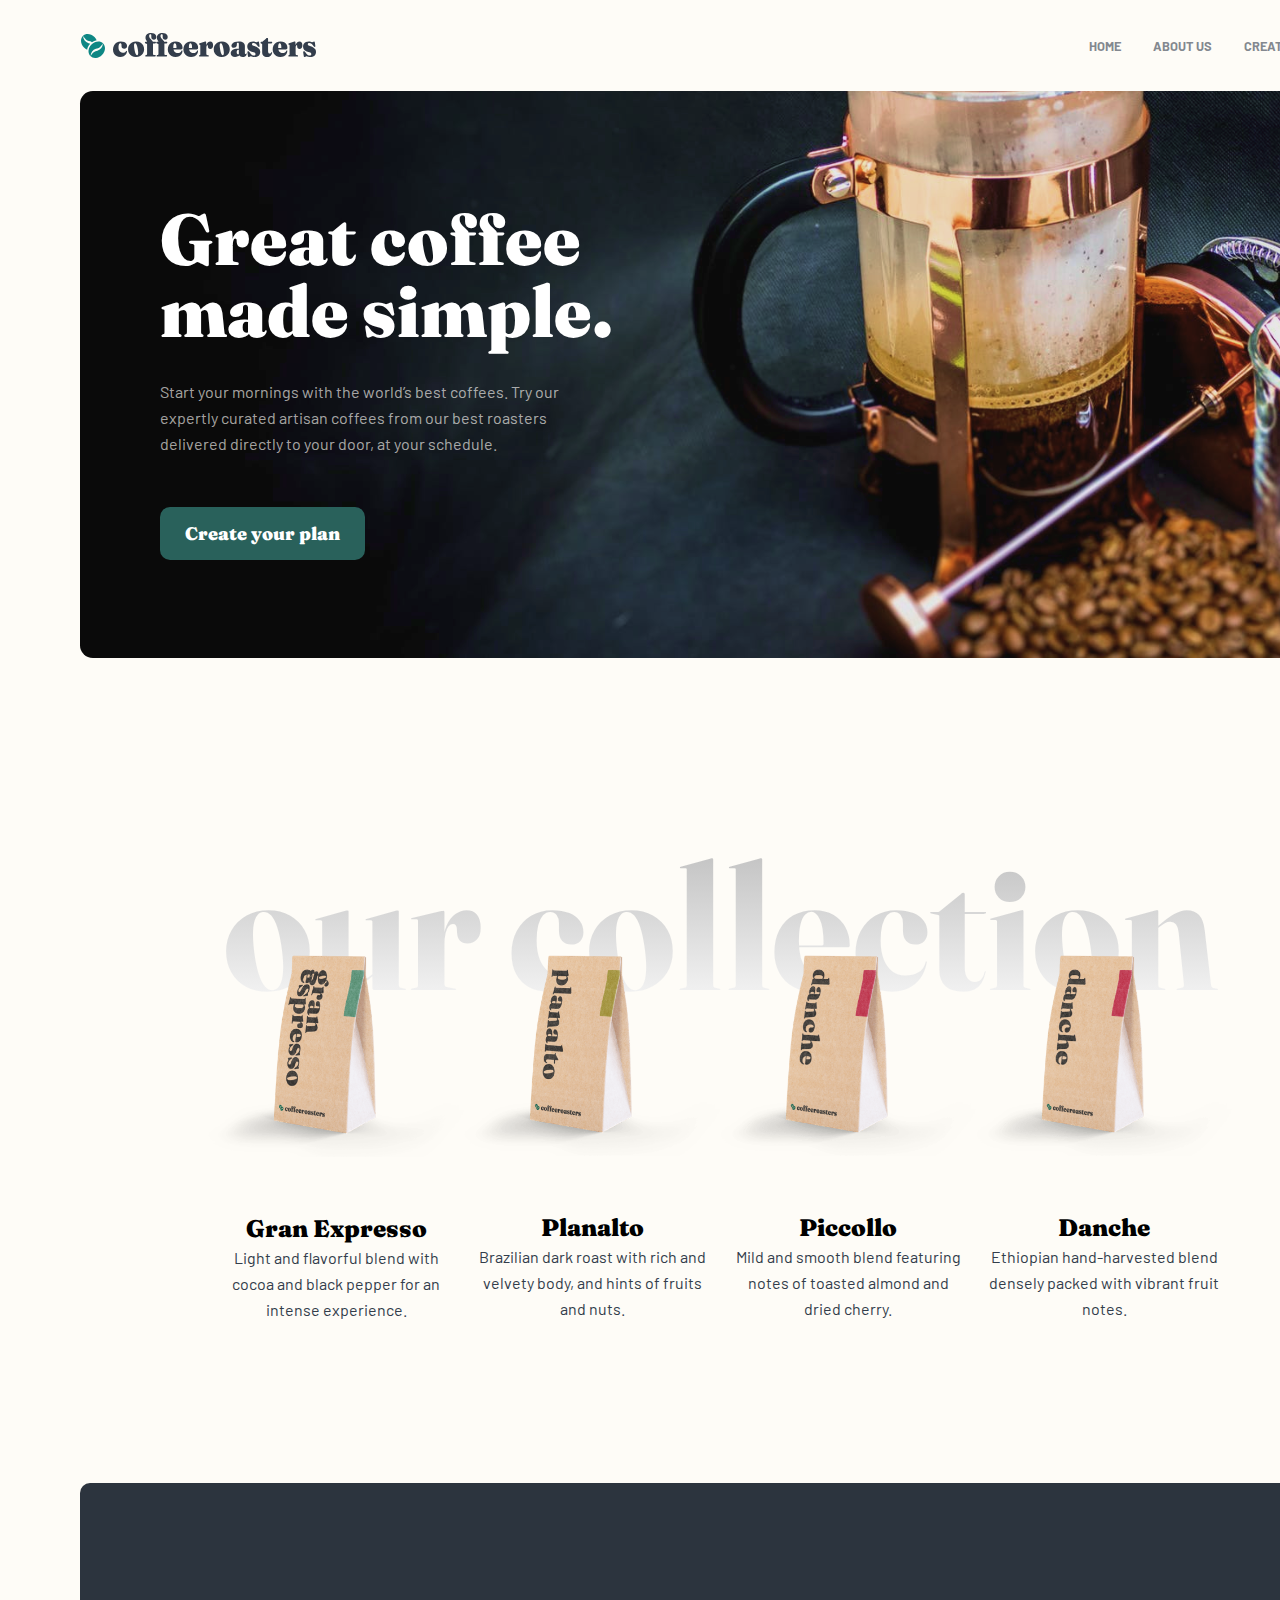
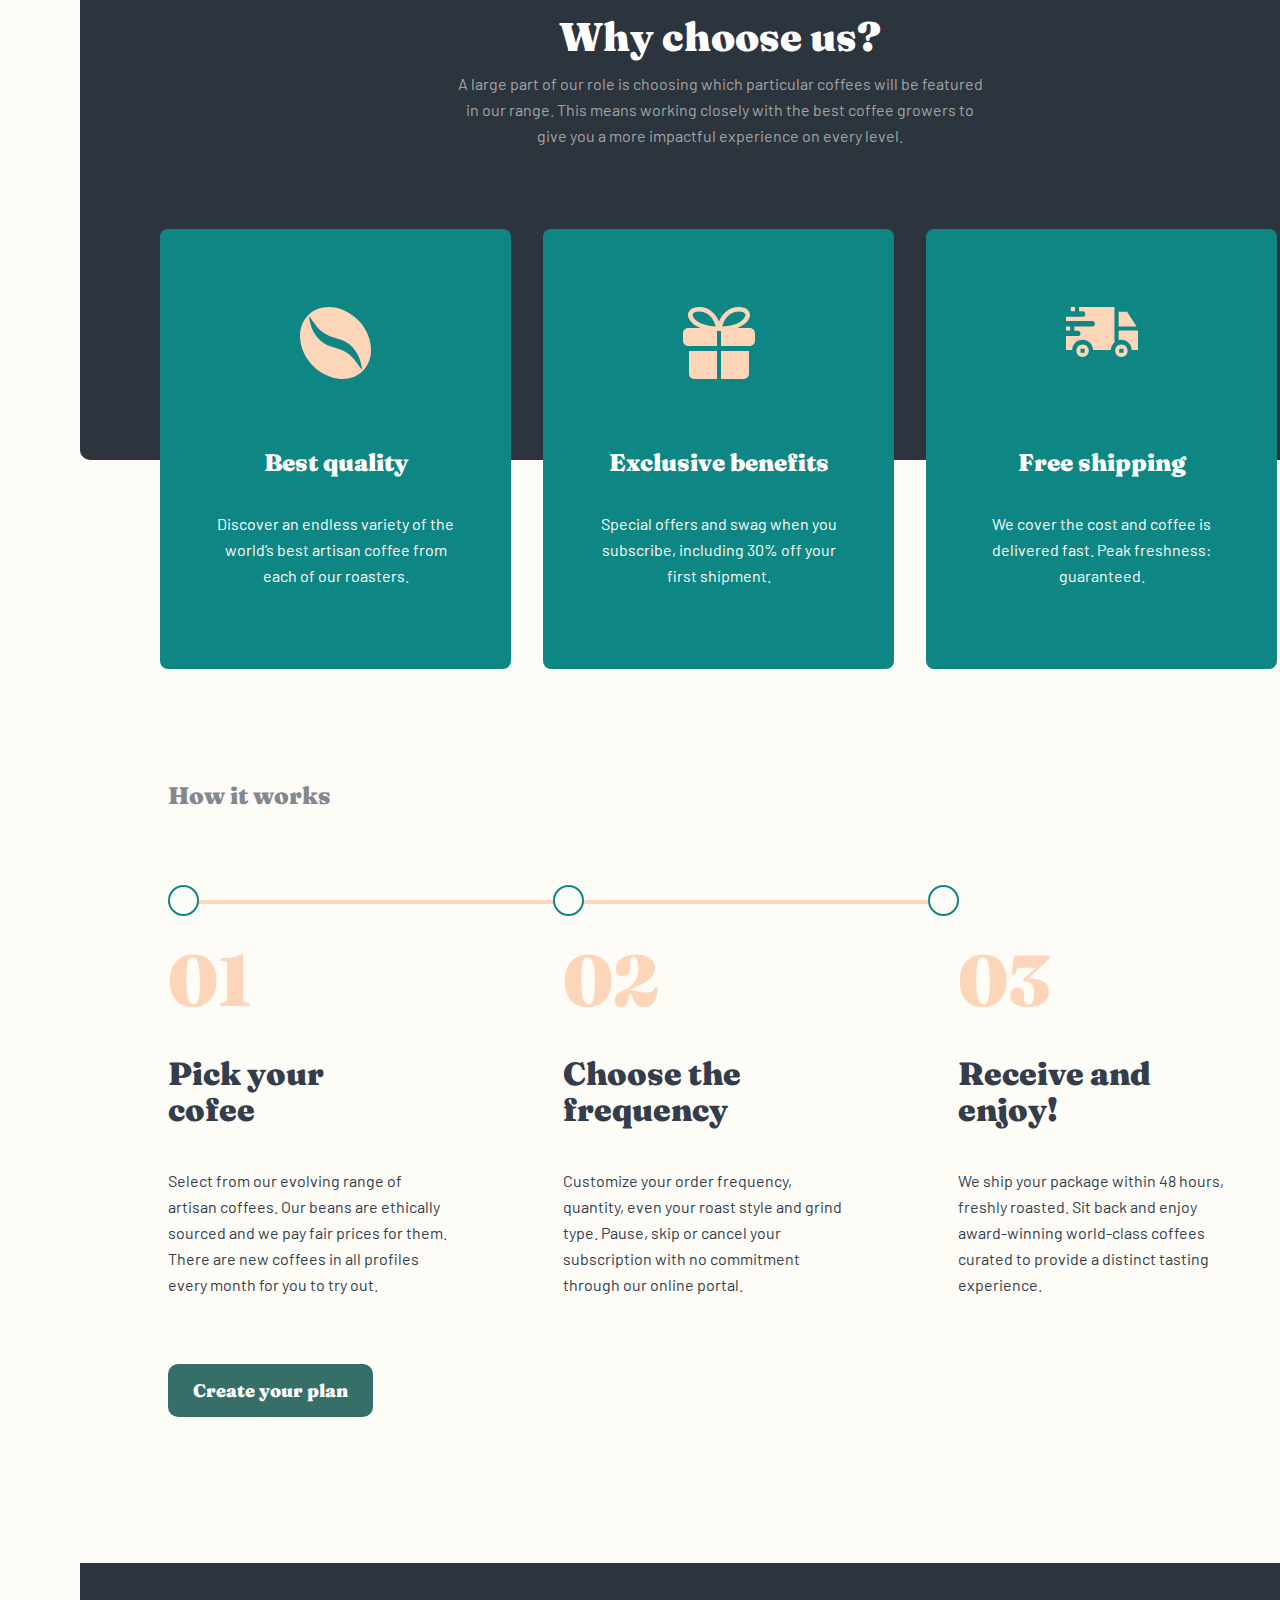
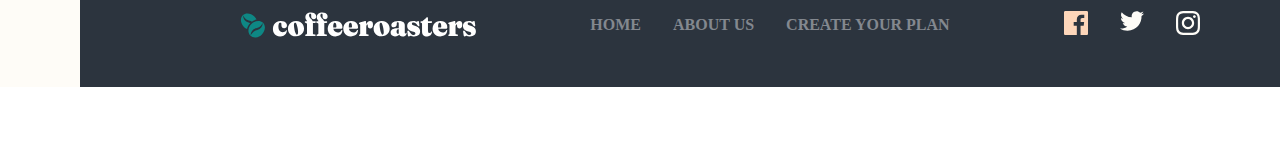
<file: index.html>
<!DOCTYPE html>
<html lang="en">

<head>
    <meta charset="UTF-8">
    <meta name="viewport" content="width=device-width, initial-scale=1.0">
    <meta name="auther" content="Temurbek Gulboyev Jo'rabekovich">
    <link rel="stylesheet" href="./style.css">
    <title>Coffeeroasters subscription site | Home</title>
</head>

<body>
    <header>
        <div class="container">
            <nav class="nav">
                <img src="./images/logo.svg" alt="logo">
                <ul class="links">
                    <li><a href="./index.html">HOME</a></li>
                    <li><a href="aboutus.html">ABOUT US</a></li>
                    <li><a href="./plan.html">CREATE YOUR PLAN</a></li>
                </ul>
            </nav>

            <div class="intro-bg">
                <div class="intro">
                    <h1 class="intro-title">Great coffee made simple.</h1>
                    <p class="intro-para">Start your mornings with the world’s best coffees. Try our expertly curated
                        artisan coffees from our best roasters delivered directly to your door, at your schedule.</p>
                    <a href="" class="btn">Create your plan</a>
                </div>
            </div>
            <div class="collection">
                <h1 class="collection-title">our collection</h1>
                <div class="collection-cards">
                    <div class="card collection-card">
                        <img src="./images/image-gran-espresso.png" alt="">
                        <div>
                            <h3>Gran Expresso</h3>
                            <p>Light and flavorful blend with cocoa and black pepper for an intense experience.</p>
                        </div>
                    </div>
                    <div class="card collection-card">
                        <img src="./images/image-planalto.png" alt="">
                        <div>
                            <h3>Planalto</h3>
                            <p>Brazilian dark roast with rich and velvety body, and hints of fruits and nuts.</p>
                        </div>
                    </div>                                               
                    <div class="card collection-card">
                        <img src="./images/image-danche.png" alt="">
                        <div>
                            <h3>Piccollo</h3>
                            <p>Mild and smooth blend featuring notes of toasted almond and dried cherry.</p>
                        </div>
                    </div>
                    <div class="card collection-card">
                        <img src="./images/image-danche.png" alt="">
                        <div>
                            <h3>Danche</h3>
                            <p>Ethiopian hand-harvested blend densely packed with vibrant fruit notes.</p>
                        </div>
                    </div>
                </div>
            </div>

            <div class="facilities">
                <div class="facility-intro">
                    <h3>Why choose us?</h3>
                    <p>
                        A large part of our role is choosing which particular coffees will be
                        featured in our range. This means working closely with the best coffee
                        growers to give you a more impactful experience on every level.
                    </p>
                </div>
                <div class="facility-cards">
                    <div class="card facility-card">
                        <div class="facility-img">
                            <img src="./images/icon1.svg" alt="">
                        </div>
                        <h3>Best quality</h3>
                        <p>
                            Discover an endless variety of the world’s best artisan coffee from
                            each of our roasters.
                        </p>
                    </div>
                    <div class="card facility-card">
                        <div class="facility-img">
                            <img src="./images/icon2.svg" alt="" />
                        </div>

                        <h3>Exclusive benefits</h3>
                        <p>
                            Special offers and swag when you subscribe, including 30% off your
                            first shipment.
                        </p>
                    </div>
                    <div class="card facility-card">
                        <div class="facility-img">
                            <img src="./images/icon3.svg" alt="" />
                        </div>

                        <h3>Free shipping</h3>
                        <p>
                            We cover the cost and coffee is delivered fast. Peak freshness:
                            guaranteed.
                        </p>
                    </div>
                </div>
            </div>
            <div class="procedure">
                <h3 class="procedure-title">How it works</h3>
                <div class="oval">
                    <img class="oval1" src="./images/Oval.svg" alt="">
                    <img class="oval2" src="./images/Oval.svg" alt="">
                    <img class="oval3" src="./images/Oval.svg" alt="">
                </div>
                <hr class="procedure-hr">
                <div class="bullets">
                    <div class="line">
                        <div class="bullet bullet-1"></div>
                        <div class="bullet bullet-2"></div>
                        <div class="bullet bullet-3"></div>
                    </div>
                </div>
                <div class="procedure1">
                    <div class="procedure-cards">
                        <div class="card procedure-card">
                            <h1>01</h1>
                            <h3>Pick your cofee</h3>
                            <p>
                                Select from our evolving range of artisan coffees. Our beans are
                                ethically sourced and we pay fair prices for them. There are new
                                coffees in all profiles every month for you to try out.
                            </p>
                        </div>
                    </div>
                    <div class="card procedure-card">    
                        <h1>02</h1>
                        <h3>Choose the frequency</h3>
                        <p>
                          Customize your order frequency, quantity, even your roast style and
                          grind type. Pause, skip or cancel your subscription with no
                          commitment through our online portal.
                        </p>
                    </div>
                    <div class="card procedure-card">
                        <h1>03</h1>
                        <h3>Receive and enjoy!</h3>
                        <p>
                          We ship your package within 48 hours, freshly roasted. Sit back and
                          enjoy award-winning world-class coffees curated to provide a
                          distinct tasting experience.
                        </p>
                    </div>
                </div>
                <a href="" class="btn1">Create your plan</a>
            </div>
            <div class="footer-bg">
                <div class="footer">
                  <img src="./images/Group 5.svg" alt="" />
                  <ul class="nav-links">
                    <li><a href="">HOME</a></li>
                    <li><a href="">ABOUT US</a></li>
                    <li><a href="">CREATE YOUR PLAN</a></li>
                  </ul>
          
                  <ul>
                    <li>
                      <a href=""
                        ><img src="./images/Path1.svg" alt=""
                      /></a>
                    </li>
                    <li>
                      <a href=""
                        ><img src="./images/Path2.svg" alt=""
                      /></a>
                    </li>
                    <li>
                      <a href=""
                        ><img src="./images/Path3.svg" alt=""
                      /></a>
                    </li>
                  </ul>
                </div>
            </div>
        </div>
    </header>
</body>

</html>
</file>
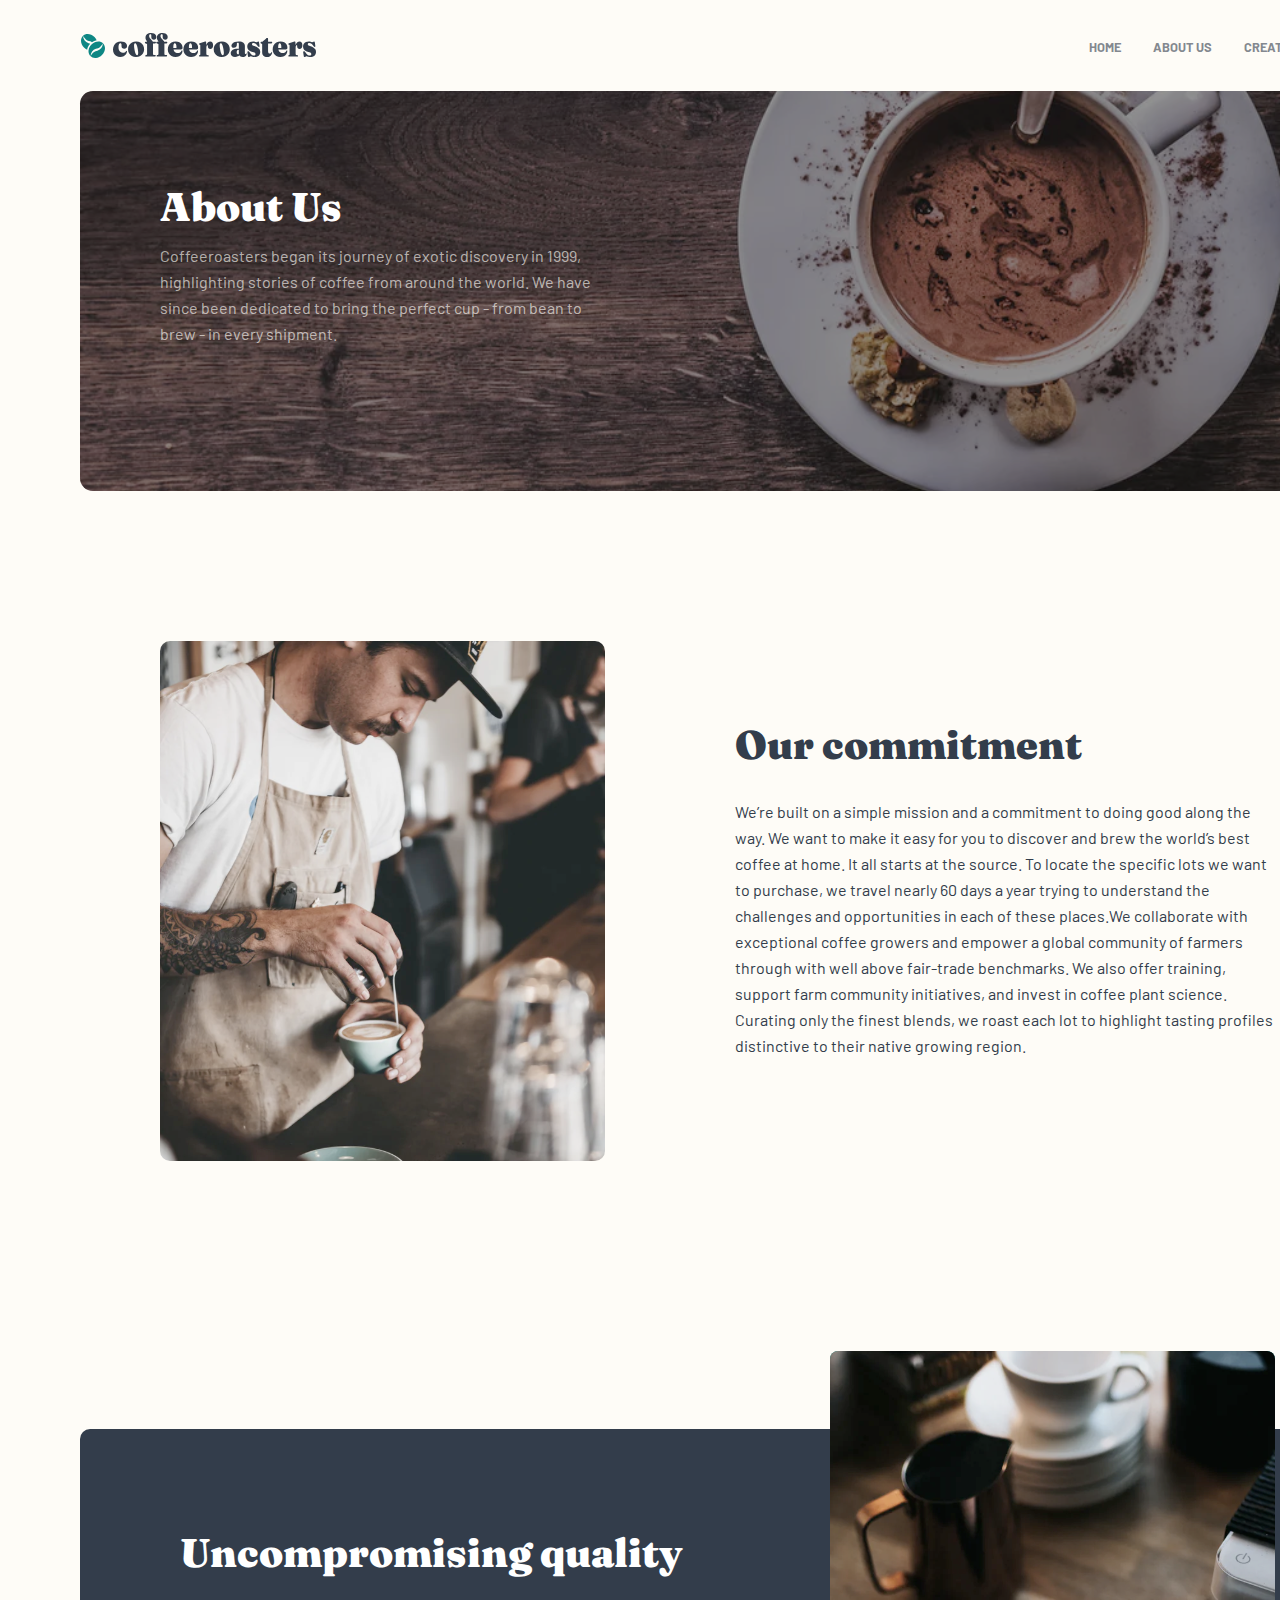
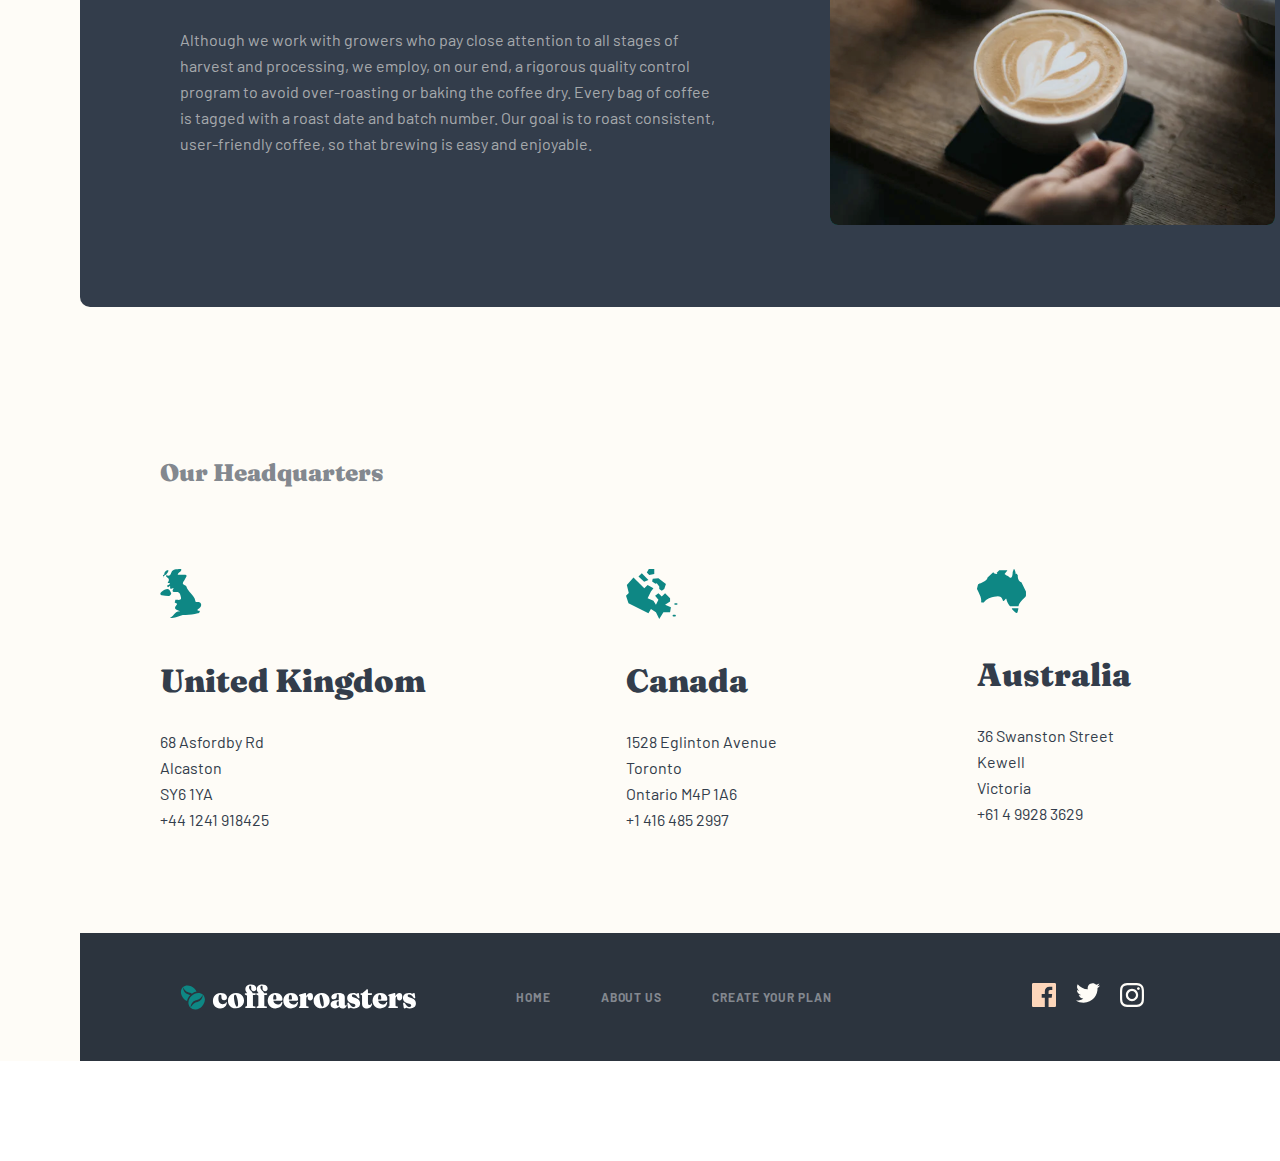
<file: aboutus.html>
<!DOCTYPE html>
<html lang="en">

<head>
    <meta charset="UTF-8">
    <meta name="viewport" content="width=device-width, initial-scale=1.0">
    <title>Coffeeroasters subscription site | About Us</title>
    <link rel="stylesheet" href="./aboutus.css">
</head>

<body>
    <header>
        <div class="container">
            <nav class="nav">
                <img src="./images/logo.svg" alt="logo">
                <ul class="nav__list">
                    <li><a href="index.html" class="nav__list__link">HOME</a></li>
                    <li><a href="aboutus.html" class="nav__list__link">ABOUT US</a></li>
                    <li><a href="" class="nav__list__link">CREATE YOUR PLAN</a></li>
                </ul>
            </nav>
            <div class="intro">
                <h1 class="intro__title">About Us</h1>
                <p class="intro__para">
                    Coffeeroasters began its journey of exotic discovery in 1999, highlighting stories of coffee from
                    around the world. We have since been dedicated to bring the perfect cup - from bean to brew - in
                    every shipment.
                </p>
            </div>
            <div class="commitment">
                <img class="commitment__img" src="./images/aboutus2 (2).svg" alt="">

                <div class="commitment__text">
                    <h1 class="commitment__text__title">Our commitment</h1>
                    <p class="commitment__text__para">
                        We’re built on a simple mission and a commitment to doing good along
                        the way. We want to make it easy for you to discover and brew the
                        world’s best coffee at home. It all starts at the source. To locate
                        the specific lots we want to purchase, we travel nearly 60 days a year
                        trying to understand the challenges and opportunities in each of these
                        places.We collaborate with exceptional coffee growers and empower a
                        global community of farmers through with well above fair-trade
                        benchmarks. We also offer training, support farm community
                        initiatives, and invest in coffee plant science. Curating only the
                        finest blends, we roast each lot to highlight tasting profiles
                        distinctive to their native growing region.
                    </p>
                </div>
            </div>
            <div class="quality">
                <img src="./images/aboutus3.svg" alt="" class="quality__img" />
                <div class="quality__text">
                    <h1 class="quality__text__title">Uncompromising quality</h1>
                    <p class="quality__text__para">
                        Although we work with growers who pay close attention to all stages of
                        harvest and processing, we employ, on our end, a rigorous quality
                        control program to avoid over-roasting or baking the coffee dry. Every
                        bag of coffee is tagged with a roast date and batch number. Our goal
                        is to roast consistent, user-friendly coffee, so that brewing is easy
                        and enjoyable.
                    </p>
                </div>
            </div>
            <div class="headquarter">
                <h1 class="headquarter__title">Our Headquarters</h1>
                <div class="headquarter__headquarters">
                    <div class="headquarter__headquarters__h1">
                        <img src="./images/about_1_1.svg" alt="" />
                        <h3 class="country">United Kingdom</h3>
                        <p class="address">68 Asfordby Rd</p>
                        <p class="address">Alcaston</p>
                        <p class="address">SY6 1YA</p>
                        <p class="address">+44 1241 918425</p>
                    </div>
                    <div class="headquarter__headquarters__h1">
                        <img src="./images/about_1_2.svg" alt="" />
                        <h3 class="country">Canada</h3>
                        <p class="address">1528 Eglinton Avenue</p>
                        <p class="address">Toronto</p>
                        <p class="address">Ontario M4P 1A6</p>
                        <p class="address">+1 416 485 2997</p>
                    </div>
                    <div class="headquarter__headquarter__h1">
                        <img src="./images/about__1__3.svg" alt="" />
                        <h3 class="country">Australia</h3>
                        <p class="address">36 Swanston Street</p>
                        <p class="address">Kewell</p>
                        <p class="address">Victoria</p>
                        <p class="address">+61 4 9928 3629</p>
                    </div>
                </div>
            </div>
            <div class="footer">
                <div class="footer__1">
                    <img src="./images/Group 5.svg" alt="" />
                    <ul class="nav_link">
                        <li><a class="nav_links" href="index.html">HOME</a></li>
                        <li><a class="nav_links" href="aboutus.html">ABOUT US</a></li>
                        <li><a class="nav_links" href="">CREATE YOUR PLAN</a></li>
                    </ul>

                    <ul class="footer_link">
                        <li>
                            <a href=""><img src="./images/Path1.svg" alt="" /></a>
                        </li>
                        <li>
                            <a href=""><img src="./images/Path2.svg" alt="" /></a>
                        </li>
                        <li>
                            <a href=""><img src="./images/Path3.svg" alt="" /></a>
                        </li>
                    </ul>
                </div>
            </div>
        </div>
    </header>
</body>

</html>
</file>
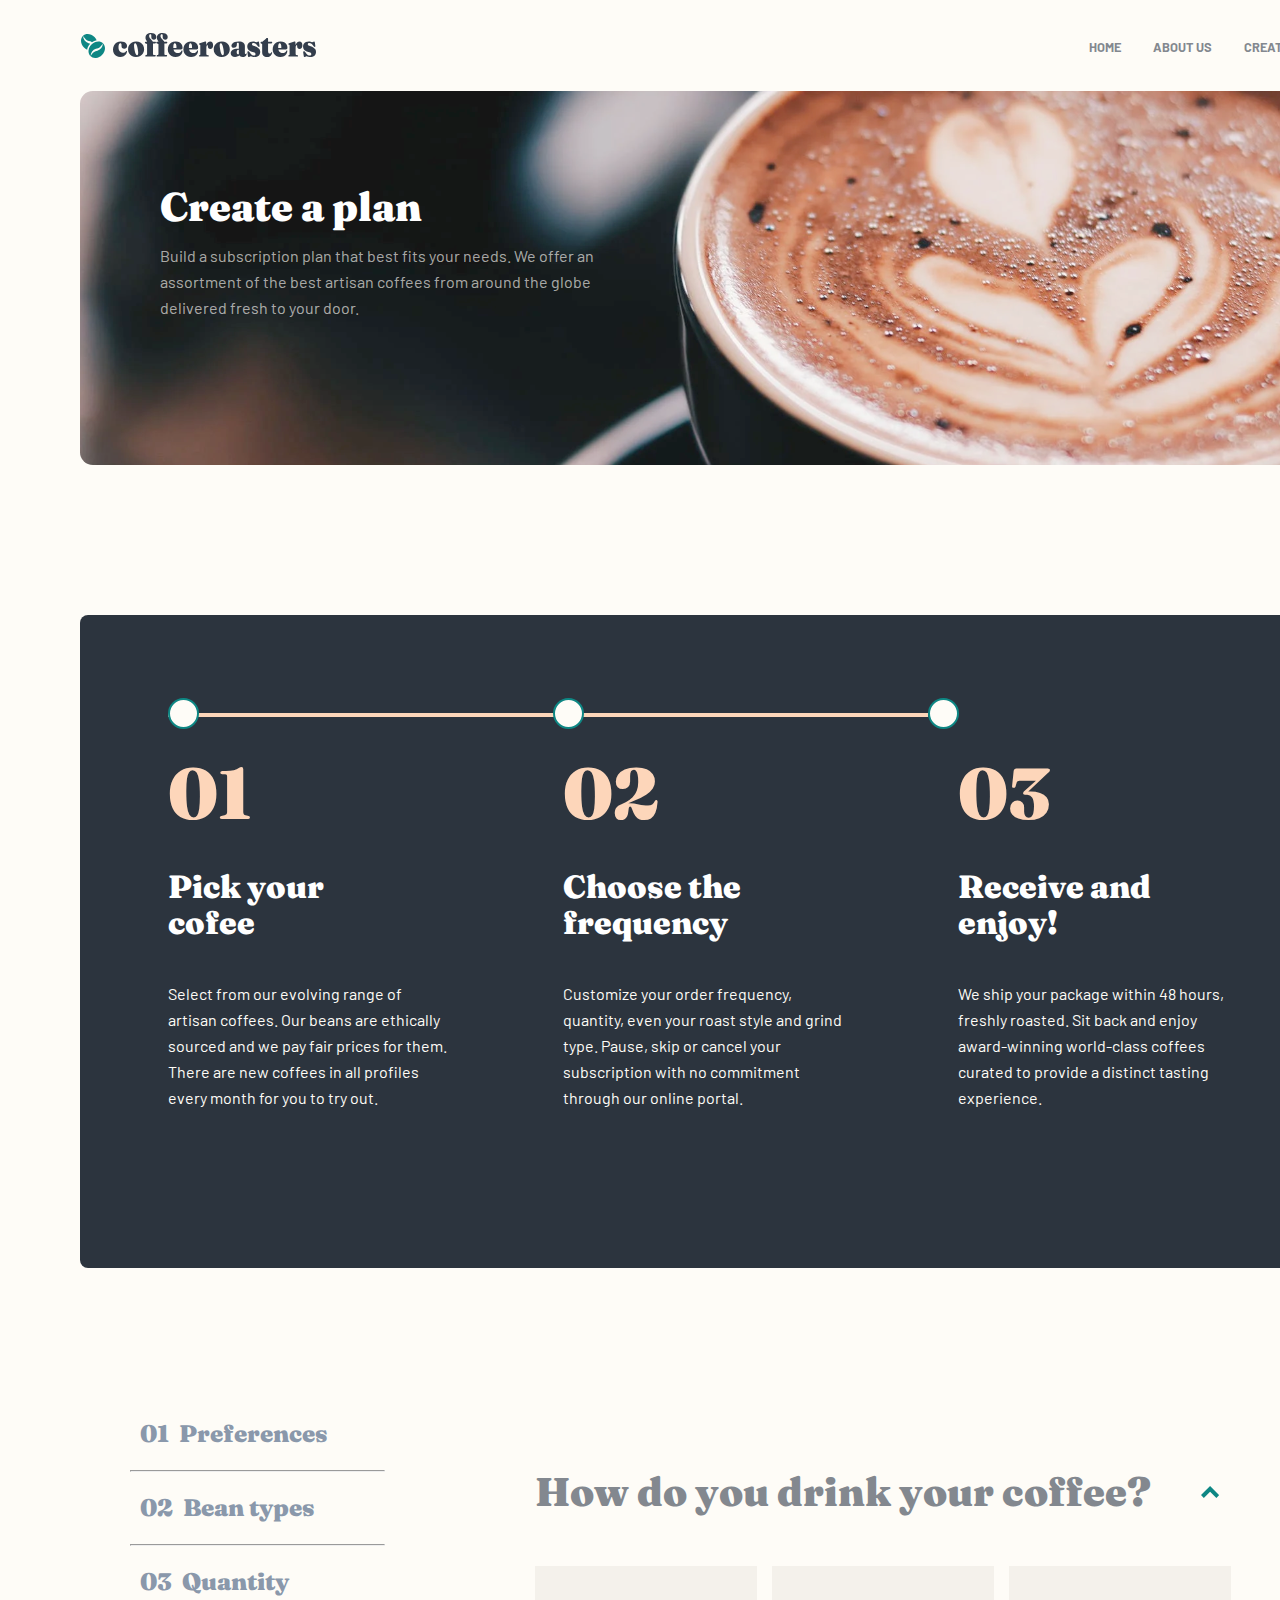
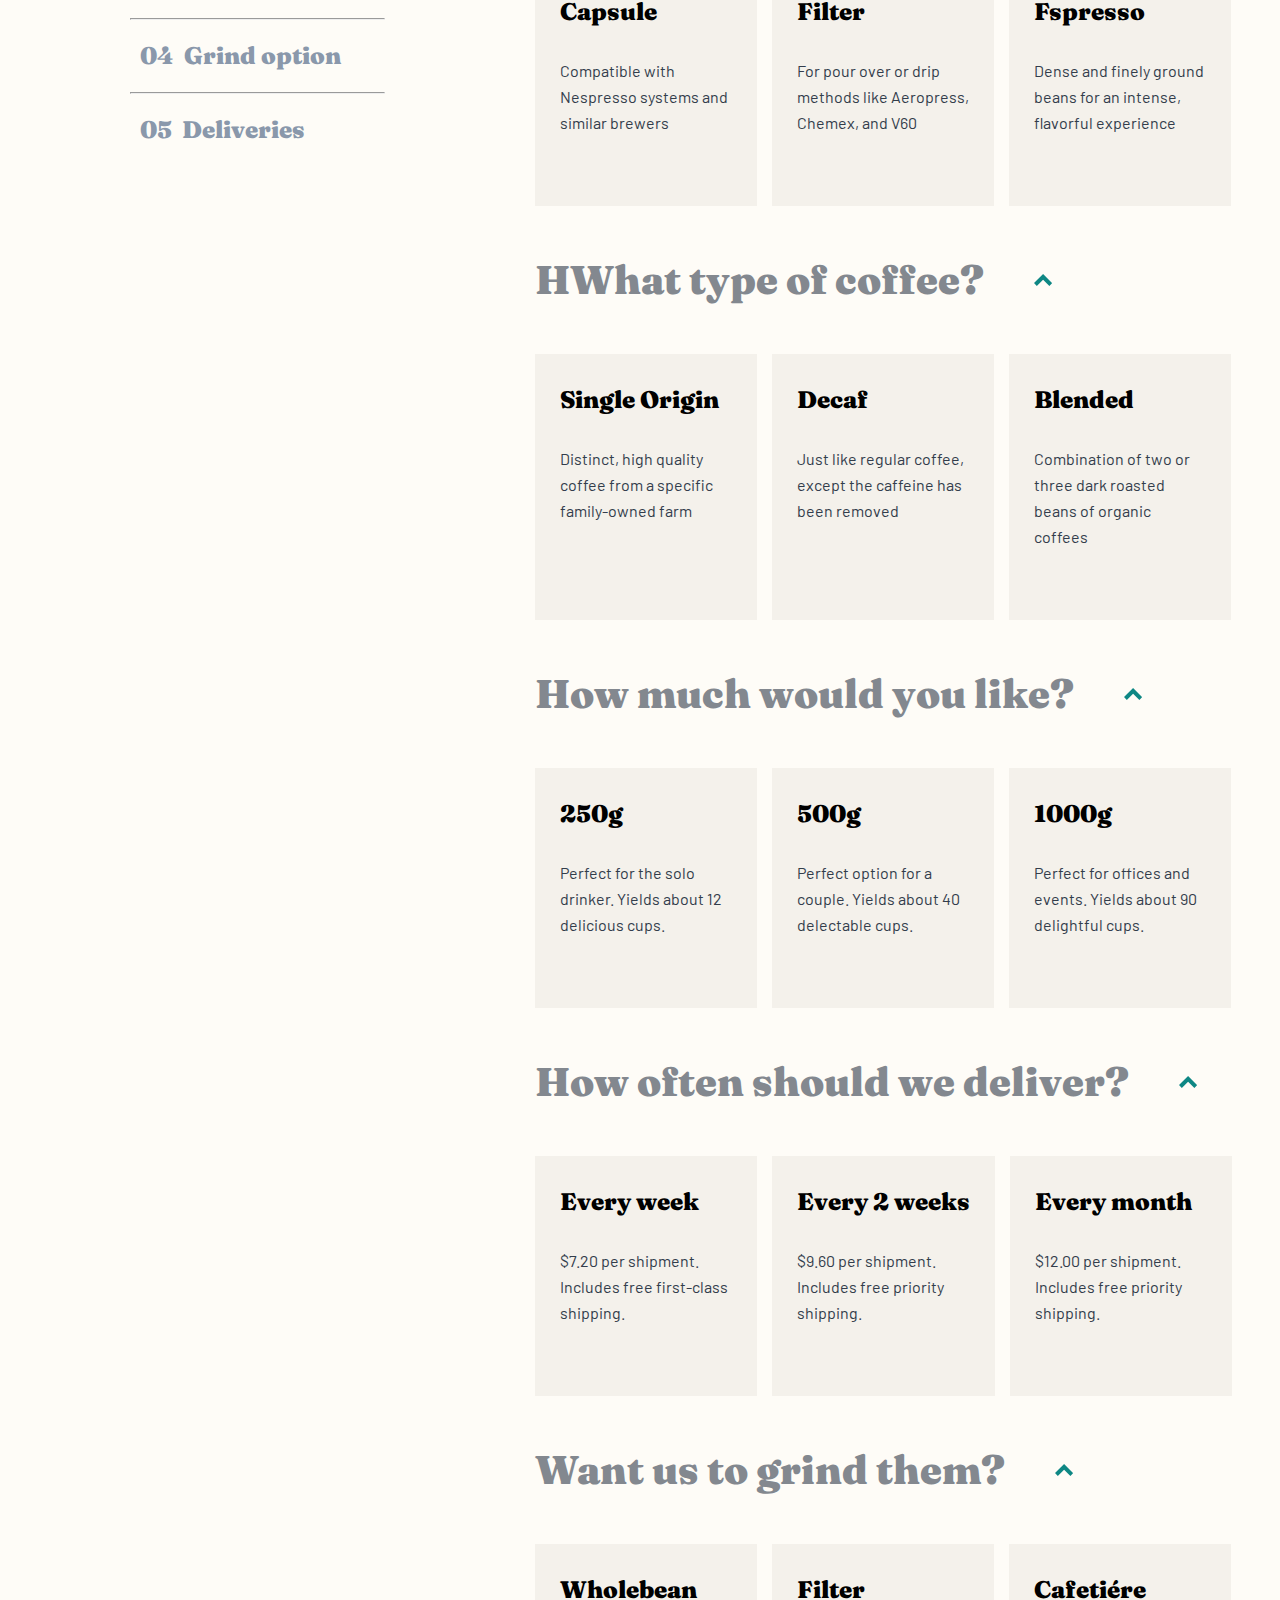
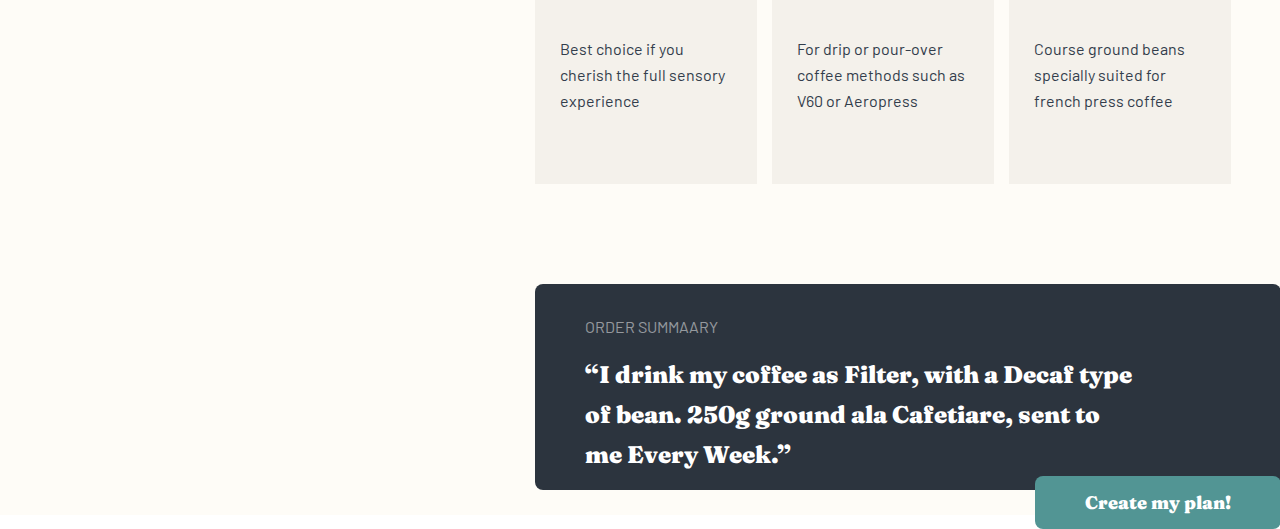
<file: plan.html>
<!DOCTYPE html>
<html lang="en">

<head>
    <meta charset="UTF-8">
    <meta name="viewport" content="width=device-width, initial-scale=1.0">
    <title>Document</title>
    <link rel="stylesheet" href="./plan.css">
</head>

<body>
    <div class="header">
        <div class="container">
            <nav class="nav">
                <img src="./images/logo.svg" alt="logo">
                <ul class="nav__list">
                    <li><a href="index.html" class="nav__list__link">HOME</a></li>
                    <li><a href="aboutus.html" class="nav__list__link">ABOUT US</a></li>
                    <li><a href="" class="nav__list__link">CREATE YOUR PLAN</a></li>
                </ul>
            </nav>
            <div class="intro">
                <h1 class="intro__title">Create a plan</h1>
                <p class="intro__para">
                    Build a subscription plan that best fits your needs. We offer an assortment of the best artisan
                    coffees from around the globe delivered fresh to your door.
                </p>
            </div>
            <div class="procedure">
                <div class="oval">
                    <img class="oval1" src="./images/Oval.svg" alt="">
                    <img class="oval2" src="./images/Oval.svg" alt="">
                    <img class="oval3" src="./images/Oval.svg" alt="">
                </div>
                <hr class="procedure-hr">
                <div class="bullets">
                    <div class="line">
                        <div class="bullet bullet-1"></div>
                        <div class="bullet bullet-2"></div>
                        <div class="bullet bullet-3"></div>
                    </div>
                </div>
                <div class="procedure1">
                    <div class="procedure-cards">
                        <div class="card procedure-card">
                            <h1>01</h1>
                            <h3>Pick your cofee</h3>
                            <p>
                                Select from our evolving range of artisan coffees. Our beans are
                                ethically sourced and we pay fair prices for them. There are new
                                coffees in all profiles every month for you to try out.
                            </p>
                        </div>
                    </div>
                    <div class="card procedure-card">
                        <h1>02</h1>
                        <h3>Choose the frequency</h3>
                        <p>
                            Customize your order frequency, quantity, even your roast style and
                            grind type. Pause, skip or cancel your subscription with no
                            commitment through our online portal.
                        </p>
                    </div>
                    <div class="card procedure-card">
                        <h1>03</h1>
                        <h3>Receive and enjoy!</h3>
                        <p>
                            We ship your package within 48 hours, freshly roasted. Sit back and
                            enjoy award-winning world-class coffees curated to provide a
                            distinct tasting experience.
                        </p>
                    </div>
                </div>
            </div>
            <div class="selection">
                <div class="choose">
                    <ul>
                        <li><a href="" class="order-step"><span>01</span><span>Preferences</span></a></li>
                        <hr class="hr-choose">
                        <li><a href="" class="order-step"><span>02</span><span>Bean types</span></a></li>
                        <hr class="hr-choose">
                        <li><a href="" class="order-step"><span>03</span><span>Quantity</span></a></li>
                        <hr class="hr-choose">
                        <li><a href="" class="order-step"><span>04</span><span>Grind option</span></a></li>
                        <hr class="hr-choose">
                        <li><a href="" class="order-step"><span>05</span><span>Deliveries</span></a></li>
                    </ul>
                </div>
                <div class="order11">
                    <div class="main-order">
                        <div class="order-option-title">
                            <h3>How do you drink your coffee?</h3><img src="./images/toggeler.svg" alt="">
                        </div>
                        <div class="order-cards">
                            <div class="order-card">
                                <h3>Capsule</h3>
                                <p>Compatible with Nespresso systems and similar brewers</p>
                            </div>
                            <div class="order-card">
                                <h3>Filter</h3>
                                <p>For pour over or drip methods like Aeropress, Chemex, and V60</p>
                            </div>
                            <div class="order-card">
                                <h3>Fspresso</h3>
                                <p>Dense and finely ground beans for an intense, flavorful
                                experience</p>
                            </div>
                        </div>
                    </div>
                    <div class="main-order">
                        <div class="order-option-title">
                            <h3>HWhat type of coffee?</h3><img src="./images/toggeler.svg" alt="">
                        </div>
                        <div class="order-cards">
                            <div class="order-card">
                                <h3>Single Origin</h3>
                                <p>Distinct, high quality coffee from a specific family-owned farm</p>
                            </div>
                            <div class="order-card">
                                <h3>Decaf</h3>
                                <p>Just like regular coffee, except the caffeine has been removed</p>
                            </div>
                            <div class="order-card">
                                <h3>Blended</h3>
                                <p>Combination of two or three dark roasted beans of organic coffees</p>
                            </div>
                        </div>
                    </div>
                    <div class="main-order">
                        <div class="order-option-title">
                            <h3>How much would you like?</h3><img src="./images/toggeler.svg" alt="">
                        </div>
                        <div class="order-cards">
                            <div class="order-card">
                                <h3>250g</h3>
                                <p>Perfect for the solo drinker. Yields about 12 delicious cups.</p>
                            </div>
                            <div class="order-card">
                                <h3>500g</h3>
                                <p>Perfect option for a couple. Yields about 40 delectable cups.</p>
                            </div>
                            <div class="order-card">
                                <h3>1000g</h3>
                                <p>Perfect for offices and events. Yields about 90 delightful cups.</p>
                            </div>
                        </div>
                    </div>
                    <div class="main-order">
                        <div class="order-option-title">
                            <h3>How often should we deliver?</h3><img src="./images/toggeler.svg" alt="">
                        </div>
                        <div class="order-cards">
                            <div class="order-card">
                                <h3>Every week</h3>
                                <p>$7.20 per shipment. Includes free first-class shipping.</p>
                            </div>
                            <div class="order-card">
                                <h3>Every 2 weeks</h3>
                                <p>$9.60 per shipment. Includes free priority shipping.</p>
                            </div>
                            <div class="order-card">
                                <h3>Every month</h3>
                                <p>$12.00 per shipment. Includes free priority shipping.</p>
                            </div>
                        </div>
                    </div>
                    <div class="main-order">
                        <div class="order-option-title">
                            <h3>Want us to grind them?</h3><img src="./images/toggeler.svg" alt="">
                        </div>
                        <div class="order-cards">
                            <div class="order-card">
                                <h3>Wholebean</h3>
                                <p>Best choice if you cherish the full sensory experience</p>
                            </div>
                            <div class="order-card">
                                <h3>Filter</h3>
                                <p>For drip or pour-over coffee methods such as V60 or Aeropress</p>
                            </div>
                            <div class="order-card">
                                <h3>Cafetiére</h3>
                                <p>Course ground beans specially suited for french press coffee</p>
                            </div>
                        </div>
                        <div class="order-summary">
                            <p>ORDER SUMMAARY</p>
                            <h3>“I drink my coffee as Filter, with a Decaf type of bean. 250g ground ala Cafetiare, sent to me Every Week.”</h3>
                        </div>
                        <a class="link-btn" href="plan.html">Create my plan!</a>
                    </div>
                </div>
            </div>
        </div>
    </div>
</body>

</html>
</file>
<file: style.css>
@import url('https://fonts.googleapis.com/css2?family=Barlow:ital,wght@0,100;0,200;0,300;0,400;0,500;0,600;0,700;0,800;0,900;1,100;1,200;1,300;1,400;1,500;1,600;1,700;1,800;1,900&display=swap');
@import url('https://fonts.googleapis.com/css2?family=Barlow:ital,wght@0,100;0,200;0,300;0,400;0,500;0,600;0,700;0,800;0,900;1,100;1,200;1,300;1,400;1,500;1,600;1,700;1,800;1,900&family=Fraunces:ital,opsz,wght@0,9..144,100..900;1,9..144,100..900&display=swap');

* {
    margin: 0;
    padding: 0;
    box-sizing: border-box;
    list-style-type: none;
    text-decoration: none;
}

.container {
    padding-left: 80px;
    padding-right: 80px;
    width: 1440px;
    margin: 0 auto;
    background-color: rgba(254, 252, 247, 1);
}

nav {
    width: 100%;
    z-index: 3;
    background-color: #fff;
    background-color: rgba(254, 252, 247, 1);
}

.nav {
    padding: 2rem 0;
    display: flex;
    justify-content: space-between;
    align-items: center;
}

.links {
    font-family: "Barlow";
    display: flex;
}

.links li {
    margin-left: 2rem;
    font-size: 0.8rem;
    font-weight: 700;
}

.links a {
    color: rgba(131, 136, 143, 1);
    border-radius: 0.3rem;
    transition: all 0.3s ease-in-out;
}

.links a:hover {
    padding: 0.7rem 1.5rem;
    color: black;
    background-color: rgb(251, 220, 174);
}

.intro-bg {
    background-image: url(./images/Bitmap.svg);
    background-size: cover;
    background-repeat: no-repeat;
    width: 100%;
    padding: 7rem 5rem;
    display: flex;
    align-items: center;
    border-radius: 0.8rem;
    overflow: hidden;
}

.intro-title {
    font-family: "Fraunces";
    width: 493px;
    color: #ffff;
    font-size: 72px;
    font-weight: 900;
    line-height: 72px;
    text-align: left;
    margin-bottom: 32px;
}

.intro-para {
    font-family: Barlow;
    font-size: 16px;
    font-weight: 400;
    line-height: 26px;
    text-align: left;
    color: rgba(254, 252, 247, 0.651);
    margin-bottom: 64px;
    width: 440px;
}

.btn {
    font-family: "Fraunces";
    font-size: 18px;
    font-weight: 900;
    line-height: 25px;
    text-align: center;
    color: #fff;
    padding: 15px 25px;
    background-color: rgba(43, 102, 96, 0.949);
    border-radius: 10px;
    transition: all 0.3s ease-in-out;
}

.btn:hover {
    font-family: "Fraunces";
    font-size: 18px;
    font-weight: 900;
    line-height: 25px;
    text-align: center;
    color: black;
    padding: 15px 25px;
    background-color: rgba(253, 215, 165, 0.84);
    border-radius: 10px;
}

.collection {
    width: 100%;
    padding: 10rem 0;
    display: flex;
    flex-direction: column;
}

.collection-title {
    font-family: "Fraunces";
    background-image: linear-gradient(to bottom, rgb(184, 184, 184), white);
    background-clip: transparent;
    text-align: center;
    font-size: 11rem;
    word-wrap: break-word;
    -webkit-text-fill-color: transparent;
    -webkit-background-clip: text;
}

.collection-cards {
    margin: 0 auto;
    margin-top: -5rem;
    display: grid;
    grid-template-columns: repeat(4, 1fr);
    gap: 1rem;
}

.collection-card {
    display: flex;
    flex-direction: column;
    align-items: center;
    width: 15rem;
    text-align: center;
    margin: 0 auto;
}

.collection-card img {
    width: 256px;
    margin-bottom: 3.5rem;
}

.collection-card h3 {
    color: black;
    font-family: "Fraunces";
    font-size: 24px;
    font-weight: 900;
    line-height: 32px;
    text-align: center;
}

.collection-card p {
    color: rgba(51, 61, 75, 1);
    font-family: "Barlow";
    font-size: 16px;
    font-weight: 400;
    line-height: 26px;
    text-align: center;
}

.facilities {
    height: 577px;
    background-color: rgba(44, 52, 62, 1);
    width: 100%;
    margin-bottom: 10rem;
    display: flex;
    flex-direction: column;
    border-radius: 10px;
}

.facility-intro {
    position: relative;
    width: 100%;
    padding: 5rem;
    padding-top: 130px;
    display: flex;
    align-items: center;
    flex-direction: column;
    text-align: center;
    border-radius: 0.5rem;
}

.facility-bacground {
    position: absolute;
    top: 0;
    bottom: 0;
    width: 100%;
    height: max(150%, 30rem);
    border-radius: 0.5rem;
    z-index: -1;
}

.facility-intro h3 {
    color: #fff;
    font-family: "Fraunces";
    font-size: 40px;
    font-weight: 900;
    line-height: 48px;
    text-align: center;
}

.facility-intro p {
    margin-top: 10px;
    color: rgba(254, 252, 247, 0.567);
    width: 525px;
    font-family: "Barlow";
    font-size: 16px;
    font-weight: 400;
    line-height: 26px;
    text-align: center;
}

.facility-cards {
    margin: 0 auto;
    display: flex;
    width: 70rem;
    gap: 2rem;
}

.facility-card {
    background-color: rgba(14, 135, 132, 1);
    padding: 3rem;
    text-align: center;
    display: flex;
    flex-direction: column;
    justify-content: center;
    align-items: center;
    border-radius: 0.5rem;
}

.facility-cards * {
    margin-bottom: 2rem;
}

.facility-img {
    height: 50%;
}

.facility-card h3 {
    font-family: "Fraunces";
    font-size: 24px;
    font-weight: 900;
    line-height: 32px;
    text-align: center;
    color: #fff;
}

.facility-card p {
    width: 255px;
    font-family: "Barlow";
    font-size: 16px;
    font-weight: 400;
    line-height: 26px;
    text-align: center;
    color: rgba(254, 252, 247, 1);
}

.facility-img {
    padding-top: 30px;
}

.procedure {
    width: 100%;
    padding: 10rem 5.5rem;
    border-radius: 0.5rem;
}

.procedure-cards {
    margin: 0;
}

.bullet {
    background-color: auto;
}

.procedure-card h3 {
    font-family: "Fraunces";
    font-size: 32px;
    font-weight: 900;
    line-height: 36px;
    text-align: left;
    color: rgba(51, 61, 75, 1);
    width: 200px;
    margin-top: 40px;
}

.procedure-card p {
    font-family: "Barlow";
    font-size: 16px;
    font-weight: 400;
    line-height: 26px;
    text-align: left;
    color: rgba(51, 61, 75, 1);
    width: 285px;
    margin-top: 40px;
    margin-bottom: 80px;
}

.procedure1 {
    display: flex;
    gap: 110px;
}

.procedure-card h1 {
    font-family: "Fraunces";
    font-size: 72px;
    font-weight: 900;
    line-height: 72px;
    text-align: left;
    color: rgba(253, 214, 186, 1);
}

.btn1 {
    font-family: "Fraunces";
    font-size: 18px;
    font-weight: 900;
    line-height: 25px;
    text-align: center;
    color: #fff;
    padding: 15px 25px;
    background-color: rgba(43, 102, 96, 0.949);
    border-radius: 10px;
    transition: all 0.3s ease-in-out;
}

.btn1:hover {
    font-family: "Fraunces";
    font-size: 18px;
    font-weight: 900;
    line-height: 25px;
    text-align: center;
    color: black;
    padding: 15px 25px;
    background-color: rgba(253, 215, 165, 0.84);
    border-radius: 10px;
}

.procedure-title {
    font-family: "Fraunces";
    font-size: 24px;
    font-weight: 900;
    line-height: 32px;
    text-align: left;
    color: rgba(131, 136, 143, 1);
    margin-bottom: 70px;
}
.footer-bg {
    background-color: rgba(44, 52, 62, 1);
    width: 100%;
    padding: 3rem;
    margin: auto;
    margin-bottom: 5rem;
}

.footer {
    max-width: 60rem;
    margin: 0 auto;
    display: flex;
    justify-content: space-between;
    align-items: center;
}
  
.footer ul {
    display: flex;
    gap: 2rem;
}
  
.footer li {
    display: flex;
    justify-content: flex-start;
}
  
.footer a {
    color: rgba(131, 136, 143, 1);
    font-weight: 600;
    text-align: center;
    display: inline-block;
}
.footer a:hover {
    color: #fff;
    font-weight: 600;
    text-align: center;
    display: inline-block;
    transition: all 0.3s ease-in-out;
}
.procedure-hr{
    margin-bottom: 40px;
    background-color: rgba(253, 214, 186, 1);
    width: 760px;
    height: 1px;
    border: 2px solid rgba(253, 214, 186, 1);
}
.oval1{
    margin-bottom: -20px;
}
.oval2{
    margin-bottom: -20px;
    margin-left: 350px;
}
.oval3{
    margin-bottom: -20px;
    margin-left: 340px;
}
</file>
<file: aboutus.css>
@import url("https://fonts.googleapis.com/css2?family=Barlow:ital,wght@0,100;0,200;0,300;0,400;0,500;0,600;0,700;0,800;0,900;1,100;1,200;1,300;1,400;1,500;1,600;1,700;1,800;1,900&display=swap");
@import url("https://fonts.googleapis.com/css2?family=Barlow:ital,wght@0,100;0,200;0,300;0,400;0,500;0,600;0,700;0,800;0,900;1,100;1,200;1,300;1,400;1,500;1,600;1,700;1,800;1,900&family=Fraunces:ital,opsz,wght@0,9..144,100..900;1,9..144,100..900&display=swap");
* {
  margin: 0;
  padding: 0;
  box-sizing: border-box;
  list-style-type: none;
  text-decoration: none;
}

.container {
  padding-left: 80px;
  padding-right: 80px;
  width: 1440px;
  margin: 0 auto;
  background-color: rgb(254, 252, 247);
}

.nav {
  width: 100%;
  z-index: 3;
  background-color: #fff;
  background-color: rgb(254, 252, 247);
  padding: 2rem 0;
  display: flex;
  justify-content: space-between;
  align-items: center;
}
.nav__list {
  font-family: "Barlow";
  display: flex;
}
.nav__list__link {
  margin-left: 2rem;
  font-size: 0.8rem;
  font-weight: 700;
  color: rgb(131, 136, 143);
  border-radius: 0.3rem;
  transition: all 0.3s ease-in-out;
}
.nav__list__link:hover {
  padding: 0.7rem 1.5rem;
  color: black;
  background-color: rgb(251, 220, 174);
}

.intro {
  background-image: url(./images/aboutus1.svg);
  background-size: cover;
  background-repeat: no-repeat;
  width: 100%;
  padding: 5rem 5rem;
  align-items: center;
  border-radius: 0.8rem;
  overflow: hidden;
}
.intro__title {
  font-family: "Fraunces";
  width: 493px;
  color: white;
  font-size: 40px;
  font-weight: 900;
  line-height: 72px;
  text-align: left;
}
.intro__para {
  font-family: Barlow;
  font-size: 16px;
  font-weight: 400;
  line-height: 26px;
  text-align: left;
  color: rgba(254, 252, 247, 0.651);
  margin-bottom: 64px;
  width: 440px;
}

.commitment {
  margin-top: 150px;
  display: flex;
  margin-bottom: 100px;
  gap: 130px;
}
.commitment__img {
  border-radius: 10px;
  margin-left: 80px;
}
.commitment__text {
  margin-top: 80px;
}
.commitment__text__title {
  color: rgb(51, 61, 75);
  width: 357px;
  font-family: "Fraunces";
  font-size: 40px;
  font-weight: 900;
  line-height: 48px;
  text-align: left;
}
.commitment__text__para {
  width: 540px;
  height: 260px;
  margin-top: 30px;
  gap: 0px;
  opacity: 0.8px;
  font-family: Barlow;
  font-size: 16px;
  font-weight: 400;
  line-height: 26px;
  text-align: left;
  color: rgb(51, 61, 75);
}

.quality {
  margin-bottom: 100px;
}
.quality__text {
  margin-top: 150px;
  border-radius: 10px;
  color: #fff;
  padding-left: 100px;
  padding-top: 100px;
  padding-bottom: 150px;
  background-color: rgb(51, 61, 75);
}
.quality__text__title {
  font-family: "Fraunces";
  font-size: 40px;
  font-weight: 900;
  line-height: 48px;
  text-align: left;
  margin-bottom: 50px;
}
.quality__text__para {
  color: rgba(254, 252, 247, 0.581);
  width: 540px;
  font-family: "Barlow";
  font-size: 16px;
  font-weight: 400;
  line-height: 26px;
  text-align: left;
}
.quality__img {
  margin-left: 750px;
  margin-bottom: -550px;
}

.headquarter {
  margin-top: 150px;
  margin-left: 80px;
  margin-bottom: 100px;
}
.headquarter__title {
  font-family: "Fraunces";
  font-size: 24px;
  font-weight: 900;
  line-height: 32px;
  text-align: left;
  color: rgb(131, 136, 143);
}
.headquarter__headquarters {
  gap: 200px;
  margin-top: 80px;
  display: flex;
}

.country {
  margin-top: 40px;
  font-family: "Fraunces";
  font-size: 32px;
  font-weight: 900;
  line-height: 36px;
  text-align: left;
  color: rgb(51, 61, 75);
  margin-bottom: 30px;
}

.address {
  font-family: "Barlow";
  font-size: 16px;
  font-weight: 400;
  line-height: 26px;
  text-align: left;
  color: rgb(51, 61, 75);
}

.footer__1 {
  padding-top: 50px;
  padding-bottom: 50px;
  margin-bottom: 100px;
  padding-left: 100px;
  align-items: center;
  display: flex;
  background-color: rgb(44, 52, 62);
  gap: 100px;
}

.nav_link {
  display: flex;
  gap: 50px;
}

.nav_links {
  font-family: Barlow;
  font-size: 12px;
  font-weight: 700;
  line-height: 15px;
  letter-spacing: 0.9230769277px;
  text-align: left;
  color: rgb(131, 136, 143);
}

.footer_link {
  margin-left: 100px;
  gap: 20px;
  display: flex;
}/*# sourceMappingURL=aboutus.css.map */
</file>
<file: plan.css>
@import url("https://fonts.googleapis.com/css2?family=Barlow:ital,wght@0,100;0,200;0,300;0,400;0,500;0,600;0,700;0,800;0,900;1,100;1,200;1,300;1,400;1,500;1,600;1,700;1,800;1,900&display=swap");
@import url("https://fonts.googleapis.com/css2?family=Barlow:ital,wght@0,100;0,200;0,300;0,400;0,500;0,600;0,700;0,800;0,900;1,100;1,200;1,300;1,400;1,500;1,600;1,700;1,800;1,900&family=Fraunces:ital,opsz,wght@0,9..144,100..900;1,9..144,100..900&display=swap");
* {
  margin: 0;
  padding: 0;
  box-sizing: border-box;
  list-style-type: none;
  text-decoration: none;
}

.container {
  padding-left: 80px;
  padding-right: 80px;
  width: 1440px;
  margin: 0 auto;
  background-color: rgb(254, 252, 247);
}

.nav {
  width: 100%;
  z-index: 3;
  background-color: #fff;
  background-color: rgb(254, 252, 247);
  padding: 2rem 0;
  display: flex;
  justify-content: space-between;
  align-items: center;
}
.nav__list {
  font-family: "Barlow";
  display: flex;
}
.nav__list__link {
  margin-left: 2rem;
  font-size: 0.8rem;
  font-weight: 700;
  color: rgb(131, 136, 143);
  border-radius: 0.3rem;
  transition: all 0.3s ease-in-out;
}
.nav__list__link:hover {
  padding: 0.7rem 1.5rem;
  color: black;
  background-color: rgb(251, 220, 174);
}

.intro {
  background-image: url(./images/plan1.svg);
  background-size: cover;
  background-repeat: no-repeat;
  width: 100%;
  padding: 5rem 5rem;
  align-items: center;
  border-radius: 0.8rem;
  overflow: hidden;
}
.intro__title {
  font-family: "Fraunces";
  width: 493px;
  color: white;
  font-size: 40px;
  font-weight: 900;
  line-height: 72px;
  text-align: left;
}
.intro__para {
  font-family: Barlow;
  font-size: 16px;
  font-weight: 400;
  line-height: 26px;
  text-align: left;
  color: rgba(254, 252, 247, 0.651);
  margin-bottom: 64px;
  width: 440px;
}

.procedure-hr {
  margin-bottom: 40px;
  background-color: rgb(253, 214, 186);
  width: 760px;
  height: 1px;
  border: 2px solid rgb(253, 214, 186);
}

.oval1 {
  margin-bottom: -20px;
}

.oval2 {
  margin-bottom: -20px;
  margin-left: 350px;
}

.oval3 {
  margin-bottom: -20px;
  margin-left: 340px;
}

.procedure {
  margin-top: 150px;
  margin-bottom: 150px;
  background-color: rgb(44, 52, 62);
  width: 1280px;
  height: 653px;
  width: 100%;
  padding: 5rem 5.5rem;
  border-radius: 0.5rem;
}

.procedure-cards {
  margin: 0;
}

.bullet {
  background-color: auto;
}

.procedure-card h3 {
  font-family: "Fraunces";
  font-size: 32px;
  font-weight: 900;
  line-height: 36px;
  text-align: left;
  color: rgb(51, 61, 75);
  width: 200px;
  margin-top: 40px;
  color: #fff;
}

.procedure-card p {
  font-family: "Barlow";
  font-size: 16px;
  font-weight: 400;
  line-height: 26px;
  text-align: left;
  color: rgb(51, 61, 75);
  width: 285px;
  margin-top: 40px;
  margin-bottom: 80px;
  color: rgb(254, 252, 247);
}

.procedure1 {
  display: flex;
  gap: 110px;
}

.procedure-card h1 {
  font-family: "Fraunces";
  font-size: 72px;
  font-weight: 900;
  line-height: 72px;
  text-align: left;
  color: rgb(253, 214, 186);
}

.procedure-title {
  font-family: "Fraunces";
  font-size: 24px;
  font-weight: 900;
  line-height: 32px;
  text-align: left;
  color: rgb(131, 136, 143);
  margin-bottom: 70px;
}

.order-step {
  font-family: "Fraunces";
  font-size: 24px;
  font-weight: 900;
  line-height: 32px;
  text-align: left;
  color: rgb(138, 152, 171);
}

.order-step:hover {
  font-family: "Fraunces";
  font-size: 24px;
  font-weight: 900;
  line-height: 32px;
  text-align: left;
  color: rgb(51, 61, 75);
}

.choose {
  margin-left: 50px;
  margin-bottom: 100px;
}

.order-step span {
  margin-left: 10px;
}

.hr-choose {
  width: 255px;
  color: rgb(255, 255, 255);
  height: 1px;
  margin-top: 20px;
  margin-bottom: 20px;
}

.selection {
  display: flex;
  gap: 150px;
}

.order-option-title {
  display: flex;
  gap: 50px;
}

.order-option-title h3 {
  margin-top: 50px;
  font-family: "Fraunces";
  font-size: 40px;
  font-weight: 900;
  line-height: 48px;
  text-align: left;
  color: rgb(131, 136, 143);
  margin-bottom: 50px;
}

.order-cards {
  display: flex;
  gap: 15px;
}

.order-card {
  padding-top: 30px;
  padding-left: 25px;
  padding-right: 25px;
  padding-bottom: 70px;
  background-color: rgb(244, 241, 235);
}

.order-card:hover {
  padding-top: 30px;
  padding-left: 25px;
  padding-right: 25px;
  padding-bottom: 70px;
  background-color: rgb(14, 135, 132);
}

.order-card h3 {
  font-family: "Fraunces";
  font-size: 24px;
  font-weight: 900;
  line-height: 32px;
  text-align: left;
  margin-bottom: 30px;
}

.order-card:hover h3 {
  font-family: "Fraunces";
  font-size: 24px;
  font-weight: 900;
  line-height: 32px;
  text-align: left;
  margin-bottom: 30px;
  color: #fff;
}

.order-card p {
  width: 172px;
  font-family: "Barlow";
  font-size: 16px;
  font-weight: 400;
  line-height: 26px;
  text-align: left;
  color: rgb(51, 61, 75);
}

.order-card:hover p {
  width: 172px;
  font-family: "Barlow";
  font-size: 16px;
  font-weight: 400;
  line-height: 26px;
  text-align: left;
  color: rgb(254, 252, 247);
}

.order-summary {
  margin-top: 100px;
  background-color: rgb(44, 52, 62);
  border-radius: 8px;
}

.order-summary p {
  font-family: "Barlow";
  font-size: 16px;
  font-weight: 400;
  line-height: 26px;
  text-align: left;
  color: rgba(255, 255, 255, 0.514);
  padding-top: 30px;
  padding-left: 50px;
  padding-bottom: 15px;
}

.order-summary h3 {
  font-family: "Fraunces";
  font-size: 24px;
  font-weight: 900;
  line-height: 40px;
  text-align: left;
  color: #fff;
  padding-left: 50px;
  width: 600px;
  padding-bottom: 15px;
}

.link-btn {
  margin-left: 500px;
  border-radius: 8px;
  font-family: "Fraunces";
  font-size: 18px;
  font-weight: 900;
  line-height: 25px;
  text-align: center;
  color: #fff;
  padding-top: 15px;
  padding-bottom: 15px;
  padding-left: 50px;
  padding-right: 50px;
  background-color: rgb(82, 149, 148);
}/*# sourceMappingURL=plan.css.map */
</file>
